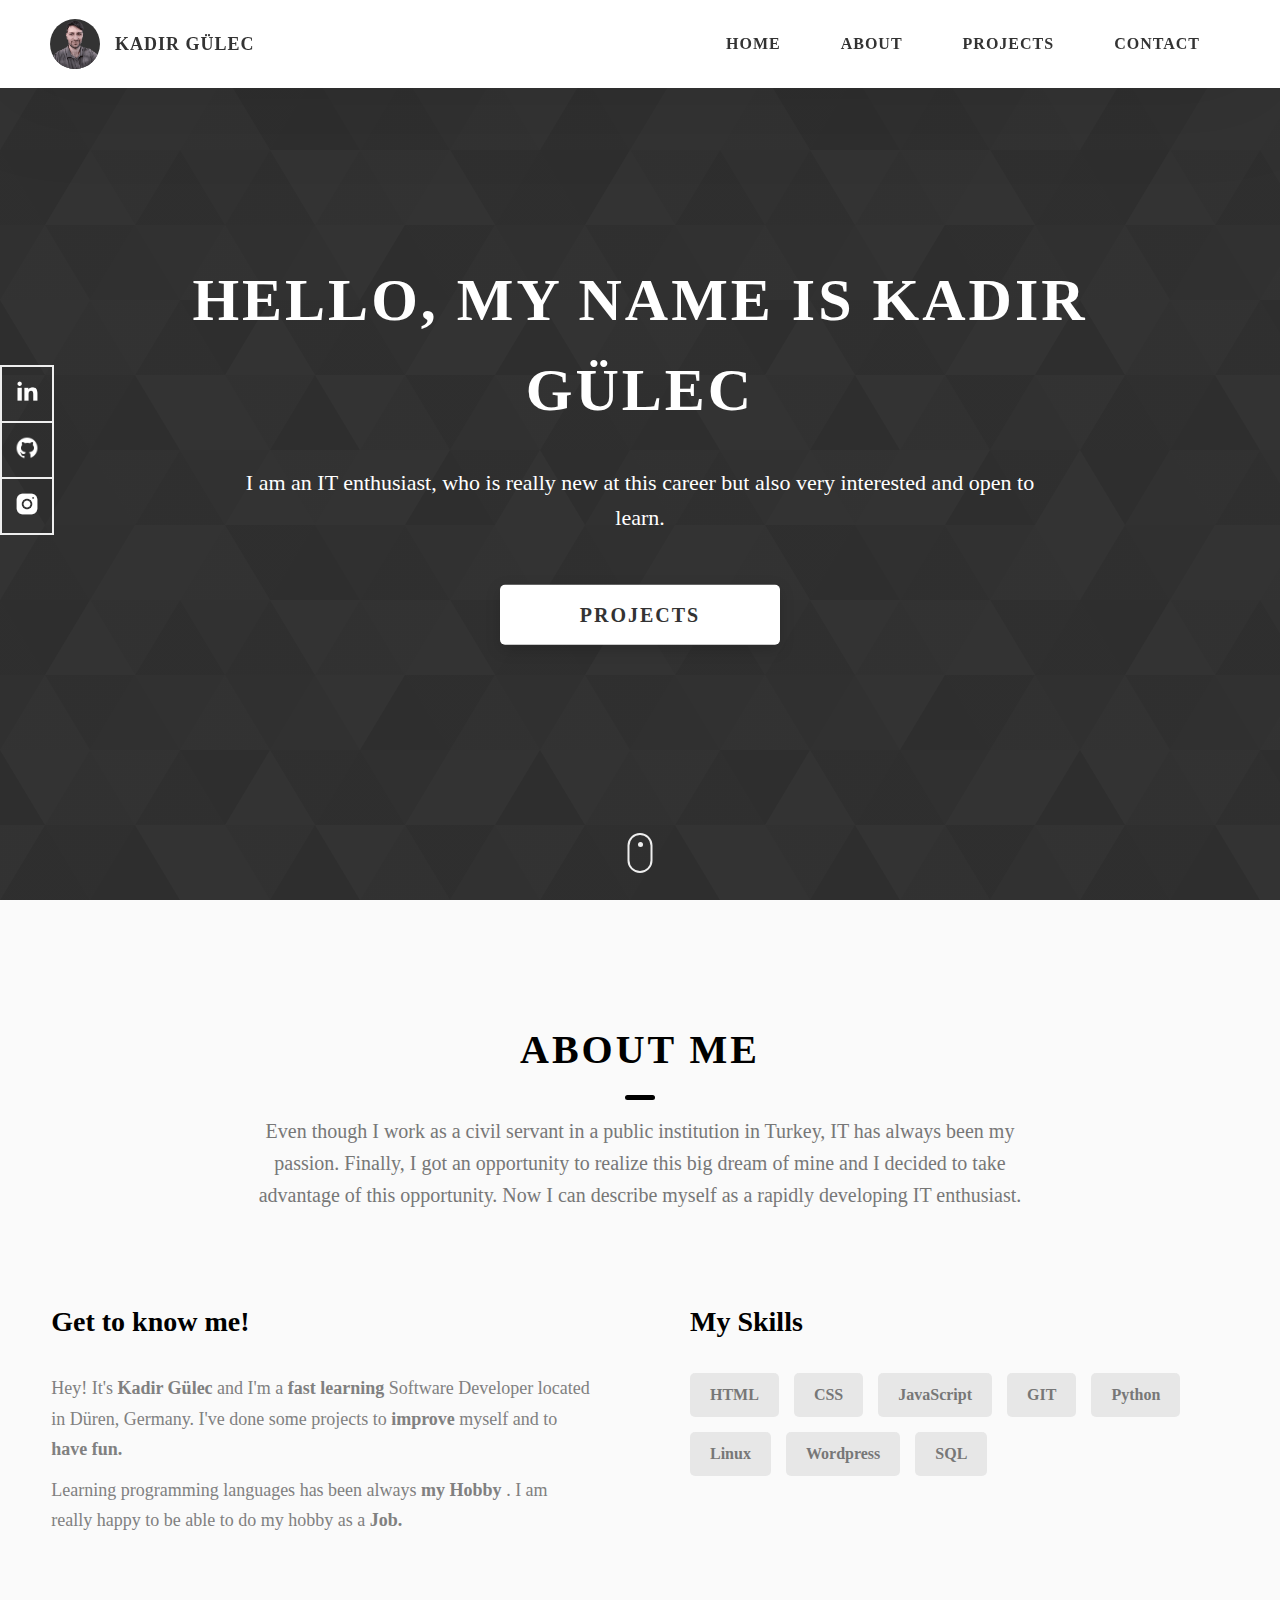
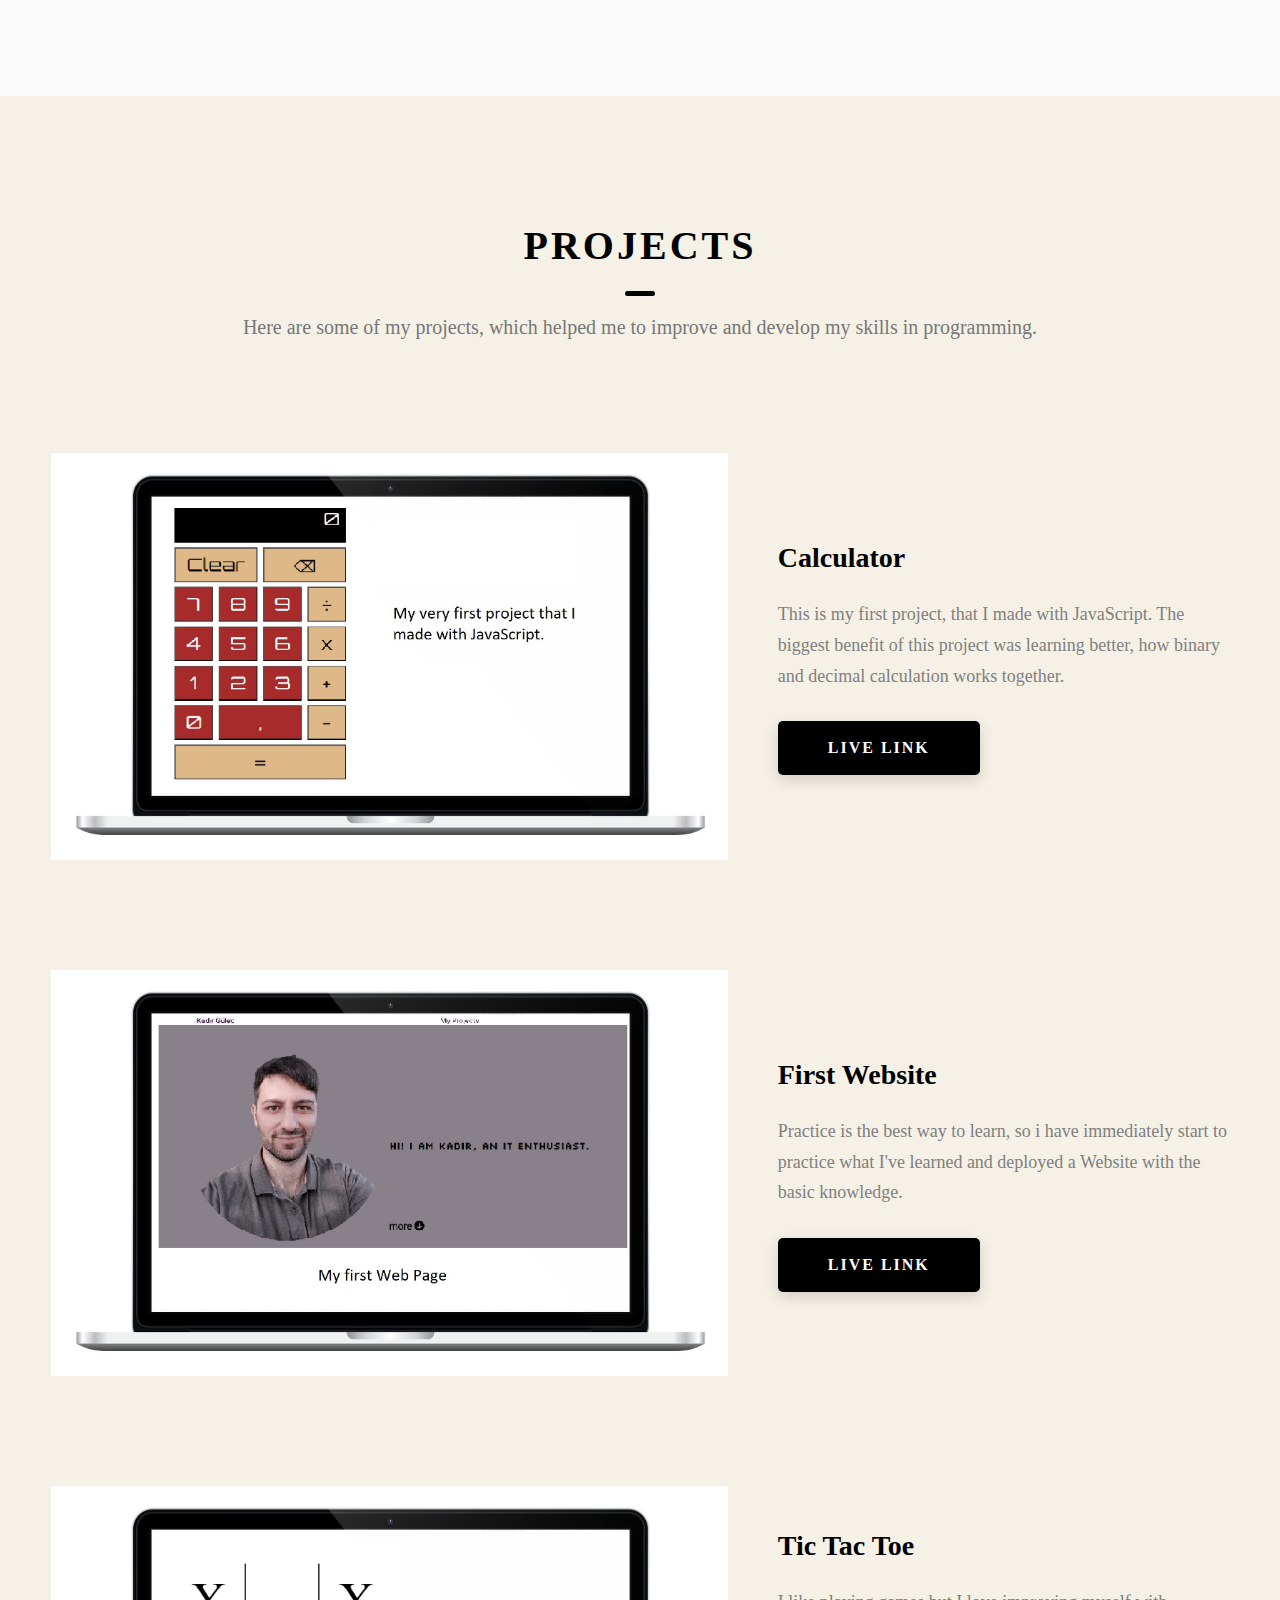
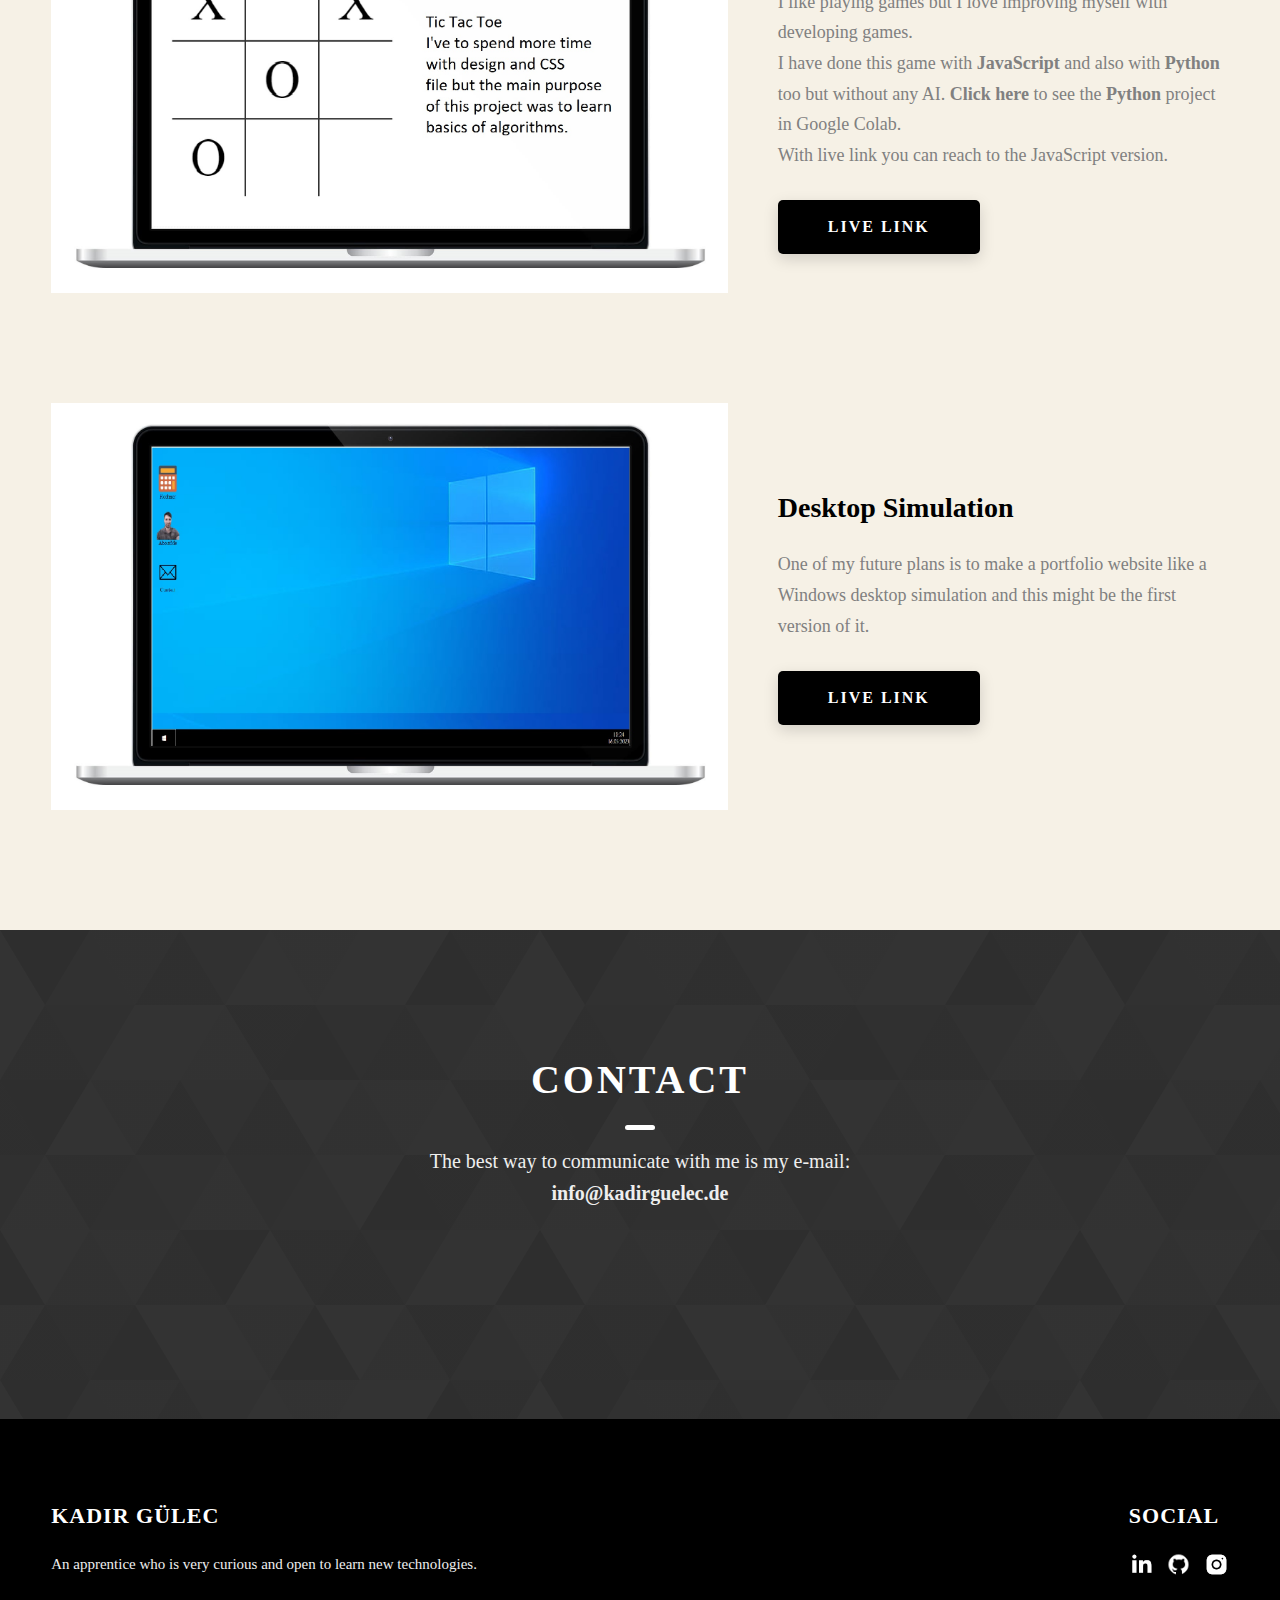
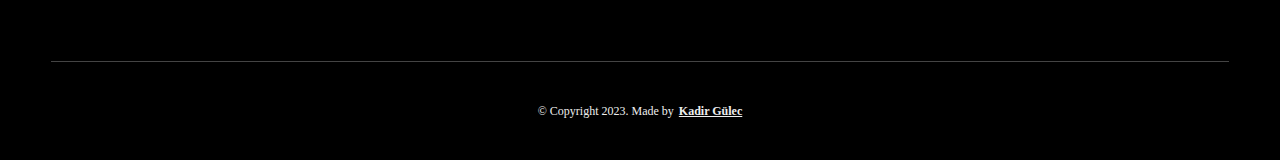
<file: index.html>
<!DOCTYPE html>
<html lang="en">
  <head>
    <meta charset="UTF-8" />
    <meta name="viewport" content="width=device-width, initial-scale=1.0" />
    <meta http-equiv="X-UA-Compatible" content="ie=edge" />
    <title>Kadir Gülec -  Software Developer</title>
    <link rel="icon" href="./assets/png/kg-ico.png">
    <meta name="description" content="Resume and Portfolio for Kadir Guelec" />
    <meta name="keywords" content="HTML, CSS, JavaScript, Kadir, Gülec, Guelec, Güleç, Resume, CV, Lebenslauf, Fachinformatiker, Portfolio">
    <link rel="stylesheet" href="css/style.css" />
    <link rel="stylesheet" href="css/fire.css">
    <link rel="stylesheet" href="css/dropping.css">
    <link rel="preconnect" href="https://fonts.googleapis.com" />
    <link rel="preconnect" href="https://fonts.gstatic.com" crossorigin />
    <link
      href="https://fonts.googleapis.com/css2?family=Source+Sans+Pro:wght@400;600;700;900&display=swap"
      rel="stylesheet"
    />

    <!-- Google tag (gtag.js) -->
    <script async src="https://www.googletagmanager.com/gtag/js?id=G-DCKQVVVGQM"></script>
    <script>
      window.dataLayer = window.dataLayer || [];
      function gtag(){dataLayer.push(arguments);}
      gtag('js', new Date());

      gtag('config', 'G-DCKQVVVGQM');
    </script>

  </head>
  <body>
    <header class="header">
      <div class="header__content">
        <div class="header__logo-container">
          <div class="header__logo-img-cont">
            <img
              src="./assets/png/kadirGulec.png"
              alt="Kadir Gülec logo image"
              class="header__logo-img"
            />
          </div>
          <span class="header__logo-sub">Kadir Gülec</span>
        </div>
        <div class="header__main">
          <ul class="header__links">
            <li class="header__link-wrapper">
              <a href="./index.html" class="header__link"> Home </a>
            </li>
            <li class="header__link-wrapper">
              <a href="./index.html#about" class="header__link">About </a>
            </li>
            <li class="header__link-wrapper">
              <a href="./index.html#projects" class="header__link">
                Projects
              </a>
            </li>
            <li class="header__link-wrapper">
              <a href="./index.html#contact" class="header__link"> Contact </a>
            </li>
          </ul>
          <div class="header__main-ham-menu-cont">
            <img
              src="./assets/svg/ham-menu.svg"
              alt="hamburger menu"
              class="header__main-ham-menu"
            />
            <img
              src="./assets/svg/ham-menu-close.svg"
              alt="hamburger menu close"
              class="header__main-ham-menu-close d-none"
            />
          </div>
        </div>
      </div>
      <div class="header__sm-menu">
        <div class="header__sm-menu-content">
          <ul class="header__sm-menu-links">
            <li class="header__sm-menu-link">
              <a href="./index.html"> Home </a>
            </li>

            <li class="header__sm-menu-link">
              <a href="./index.html#about"> About </a>
            </li>

            <li class="header__sm-menu-link">
              <a href="./index.html#projects"> Projects </a>
            </li>

            <li class="header__sm-menu-link">
              <a href="./index.html#contact"> Contact </a>
            </li>
          </ul>
        </div>
      </div>
    </header>
    <section class="home-hero">
      <div class="home-hero__content">
        <!-- Trying to add dropping letters -->
        <!-- <div class="canvas">  
          <div class="puddle" style="--x: 1.55em; --y: 3.73em">Hello,</div>
          <div class="puddle" style="--x: 1.5em; --y: 1.8em">my name is Kadir Gülec</div>
          <div class="puddle" style="--x: -1.5em; --y: -1.8em">I am an IT enthusiast, who is new at this career</div>
          <div class="puddle" style="--x: -1.3em; --y: -3.7em">but also very interested and open to learn.</div>
        </div> -->
       <h1 class="heading-primary">Hello, My name is <span class="myName">Kadir Gülec</span></h1>
        
        <div class="home-hero__info">
          <p class="text-primary">
            I am an IT enthusiast, who is really new at this career but also very interested and open to learn.
          </p>
        </div> 
        <div class="home-hero__cta">
          <a href="./index.html#projects" class="btn btn--bg">Projects</a>
        </div>
      </div>
      <div class="home-hero__socials">
        <div class="home-hero__social">
          <a href="https://www.linkedin.com/in/kadir-gulec-671377225/" class="home-hero__social-icon-link" target="_blank">
            <img
              src="./assets/png/linkedin-ico.png"
              alt="linkedin-icon"
              class="home-hero__social-icon"
            />
          </a>
        </div>
        <div class="home-hero__social">
          <a href="https://github.com/kadirgulec" class="home-hero__social-icon-link" target="_blank">
            <img
              src="./assets/png/github-ico.png"
              alt="github-icon"
              class="home-hero__social-icon"
            />
          </a>
        </div>
       <!--  <div class="home-hero__social">
          <a href="#" class="home-hero__social-icon-link">
            <img
              src="./assets/png/twitter-ico.png"
              alt="icon"
              class="home-hero__social-icon"
            />
          </a>
        </div> -->
        <!-- <div class="home-hero__social">
          <a href="#" class="home-hero__social-icon-link">
            <img
              src="./assets/png/yt-ico.png"
              alt="icon"
              class="home-hero__social-icon"
            />
          </a>
        </div> -->
        <div class="home-hero__social">
          <a
            href="https://www.instagram.com/kadirgulec01/"
            class="home-hero__social-icon-link home-hero__social-icon-link--bd-none" target="_blank"
          >
            <img
              src="./assets/png/insta-ico.png"
              alt="instagram-icon"
              class="home-hero__social-icon"
            />
          </a>
        </div>
      </div>
      <div class="home-hero__mouse-scroll-cont">
        <div class="mouse"></div>
      </div>
    </section>
    <section id="about" class="about sec-pad">
      <div class="main-container">
        <h2 class="heading heading-sec heading-sec__mb-med">
          <span class="heading-sec__main">About Me</span>
          <span class="heading-sec__sub">
            Even though I work as a civil servant in a public institution in Turkey, IT has always been my passion. Finally, I got an opportunity to realize this big dream of mine and I decided to take advantage of this opportunity. Now I can describe myself as a rapidly developing IT enthusiast.
          </span>
        </h2>
        <div class="about__content">
          <div class="about__content-main">
            <h3 class="about__content-title">Get to know me!</h3>
            <div class="about__content-details">
              <p class="about__content-details-para">
                Hey! It's
                <strong>Kadir Gülec</strong>
                and I'm a <strong> fast learning </strong> Software Developer located in
                Düren, Germany. I've done
                some projects to <strong> improve </strong> myself and to <strong> have fun. </strong>
              </p>
              <p class="about__content-details-para">
                Learning programming languages has been always <strong> my Hobby </strong>. I am 
                really happy to be able to do my hobby as a<strong> Job.</strong>
              </p>
            </div>
            <!-- <a href="./#contact" class="btn btn--med btn--theme dynamicBgClr"
              >Contact</a
            > -->
          </div>
          <div class="about__content-skills">
            <h3 class="about__content-title">My Skills</h3>
            <div class="skills">
              <div class="skills__skill">HTML</div>
              <div class="skills__skill">CSS</div>
              <div class="skills__skill">JavaScript</div>
              <div class="skills__skill">GIT</div>
              <div class="skills__skill">Python</div>
              <div class="skills__skill">Linux</div>
              <div class="skills__skill">Wordpress</div>
              <div class="skills__skill">SQL</div>
              <!-- <div class="skills__skill"></div>
              <div class="skills__skill"></div>
              <div class="skills__skill"></div>
              <div class="skills__skill"></div> -->
            </div>
          </div>
        </div>
      </div>
    </section>
    <section id="projects" class="projects sec-pad">
      <div class="main-container">
        <h2 class="heading heading-sec heading-sec__mb-bg">
          <span class="heading-sec__main">Projects</span>
          <span class="heading-sec__sub">
            Here are some of my projects, which helped me to improve and develop my skills in programming.
          </span>
        </h2>

        <div class="projects__content">
          <div class="projects__row">
            <div class="projects__row-img-cont">
              <img
                src="./assets/jpeg/project-calculator.jpeg"
                alt="Calculator Screenshot"
                class="projects__row-img"
                loading="lazy"
              />
            </div>
            <div class="projects__row-content">
              <h3 class="projects__row-content-title">Calculator</h3>
              <p class="projects__row-content-desc">
                This is my first project, that I made with JavaScript. 
                The biggest benefit of this project was learning better, how binary and decimal calculation works together.
              </p>
              <a
                href="https://taschenrechner-app-app.netlify.app/"
                class="btn btn--med btn--theme dynamicBgClr"
                target="_blank"
                >Live Link</a
              >
            </div>
          </div>
          <div class="projects__row">
            <div class="projects__row-img-cont">
              <img
                src="./assets/jpeg/project-first-website.jpeg"
                alt="Website Screenshot"
                class="projects__row-img"
                loading="lazy"
              />
            </div>
            <div class="projects__row-content">
              <h3 class="projects__row-content-title">First Website</h3>
              <p class="projects__row-content-desc">
                Practice is the best way to learn, so i have immediately start to practice what I've learned and deployed a Website with the basic knowledge.
              </p>
              <a
                href="https://kadirguelec.cf/"
                class="btn btn--med btn--theme dynamicBgClr"
                target="_blank"
                >Live Link</a
              >
            </div>
          </div>
          <div class="projects__row">
            <div class="projects__row-img-cont">
              <img
                src="./assets/jpeg/project-tictactoe.jpeg"
                alt="Tictactoe Screenshot"
                class="projects__row-img"
                loading="lazy"
              />
            </div>
            <div class="projects__row-content">
              <h3 class="projects__row-content-title">Tic Tac Toe</h3>
              <p class="projects__row-content-desc">
                I like playing games but I love improving myself with developing games. <br>
                I have done this game with <strong>JavaScript</strong> and also with <strong>Python</strong>  too but without any AI. <strong><a target="_blank" href="https://colab.research.google.com/drive/1pt8qJy8qMCMbKUrB1JjgR0_CBDA0VwVk?usp=sharing">Click here</a></strong> to see the <strong>Python</strong> project in Google Colab. <br>
                With live link you can reach to the JavaScript version.
              </p>
              <a
                href="https://tictactoekk.netlify.app/"
                class="btn btn--med btn--theme dynamicBgClr"
                target="_blank"
                >Live Link</a
              >
            </div>
          </div>

          <div class="projects__row">
            <div class="projects__row-img-cont">
              <img
                src="./assets/jpeg/project-desktop-simulation.jpeg"
                alt="Project Screenshot"
                class="projects__row-img"
                loading="lazy"
              />
            </div>
            <div class="projects__row-content">
              <h3 class="projects__row-content-title">Desktop Simulation</h3>
              <p class="projects__row-content-desc">
                One of my future plans is to make a portfolio website like a Windows desktop simulation and this might be the first version of it.
              </p>
              <a
                href="https://desktopsimulation.netlify.app/"
                class="btn btn--med btn--theme dynamicBgClr"
                target="_blank"
                >Live Link</a
              >
            </div>
          </div>
        </div>
      </div>
    </section>
    <section id="contact" class="contact sec-pad dynamicBg">
      <div class="main-container">
        <h2 class="heading heading-sec heading-sec__mb-med">
          <span class="heading-sec__main heading-sec__main--lt">Contact</span>
          <span class="heading-sec__sub heading-sec__sub--lt">
            The best way to communicate with me is my e-mail: <br>
              <strong>info@kadirguelec.de</strong>
          </span>
        </h2>
        <!-- I want to add a fire animation here -->
      <!--   <div id="app" class="fire">
          
        </div> -->
        <!-- <div class="contact__form-container">
          <form action="#" class="contact__form">
            <div class="contact__form-field">
              <label class="contact__form-label" for="name">Name</label>
              <input
                required
                placeholder="Enter Your Name"
                type="text"
                class="contact__form-input"
                name="name"
                id="name"
              />
            </div>
            <div class="contact__form-field">
              <label class="contact__form-label" for="email">Email</label>
              <input
                required
                placeholder="Enter Your Email"
                type="text"
                class="contact__form-input"
                name="email"
                id="email"
              />
            </div>
            <div class="contact__form-field">
              <label class="contact__form-label" for="message">Message</label>
              <textarea
                required
                cols="30"
                rows="10"
                class="contact__form-input"
                placeholder="Enter Your Message"
                name="message"
                id="message"
              ></textarea>
            </div>
            <button type="submit" class="btn btn--theme contact__btn">
              Submit
            </button>
          </form>
        </div> -->
      </div>
    </section>
    <footer class="main-footer">
      <div class="main-container">
        <div class="main-footer__upper">
          <div class="main-footer__row main-footer__row-1">
            <h2 class="heading heading-sm main-footer__heading-sm">
              <span>Social</span>
            </h2>
            <div class="main-footer__social-cont">
              <a target="_blank" rel="noreferrer" href="https://www.linkedin.com/in/kadir-gulec-671377225/">
                <img
                  class="main-footer__icon"
                  src="./assets/png/linkedin-ico.png"
                  alt="icon"
                />
              </a>
              <a target="_blank" rel="noreferrer" href="https://github.com/kadirgulec/">
                <img
                  class="main-footer__icon"
                  src="./assets/png/github-ico.png"
                  alt="icon"
                />
              </a>
             <!--  <a target="_blank" rel="noreferrer" href="#">
                <img
                  class="main-footer__icon"
                  src="./assets/png/twitter-ico.png"
                  alt="icon"
                />
              </a>
              <a target="_blank" rel="noreferrer" href="#">
                <img
                  class="main-footer__icon"
                  src="./assets/png/yt-ico.png"
                  alt="icon"
                /> -->
              </a>
              <a target="_blank" rel="noreferrer" href="https://www.instagram.com/kadirgulec01/">
                <img
                  class="main-footer__icon main-footer__icon--mr-none"
                  src="./assets/png/insta-ico.png"
                  alt="icon"
                />
              </a>
            </div>
          </div>
          <div class="main-footer__row main-footer__row-2">
            <h4 class="heading heading-sm text-lt">Kadir Gülec</h4>
            <p class="main-footer__short-desc">
              An apprentice who is very curious and open to learn new technologies.
            </p>
          </div>
        </div>

        
        <div class="main-footer__lower">
          &copy; Copyright 2023. Made by
          <a rel="noreferrer" target="_blank" href="https://kadirguelec.de"
            >Kadir Gülec</a
          >
        </div>
      </div>
    </footer>

    <script src="./index.js"></script>
   <!--  <script src="dropping.js"></script>    -->
  </body>
</html>
</file>
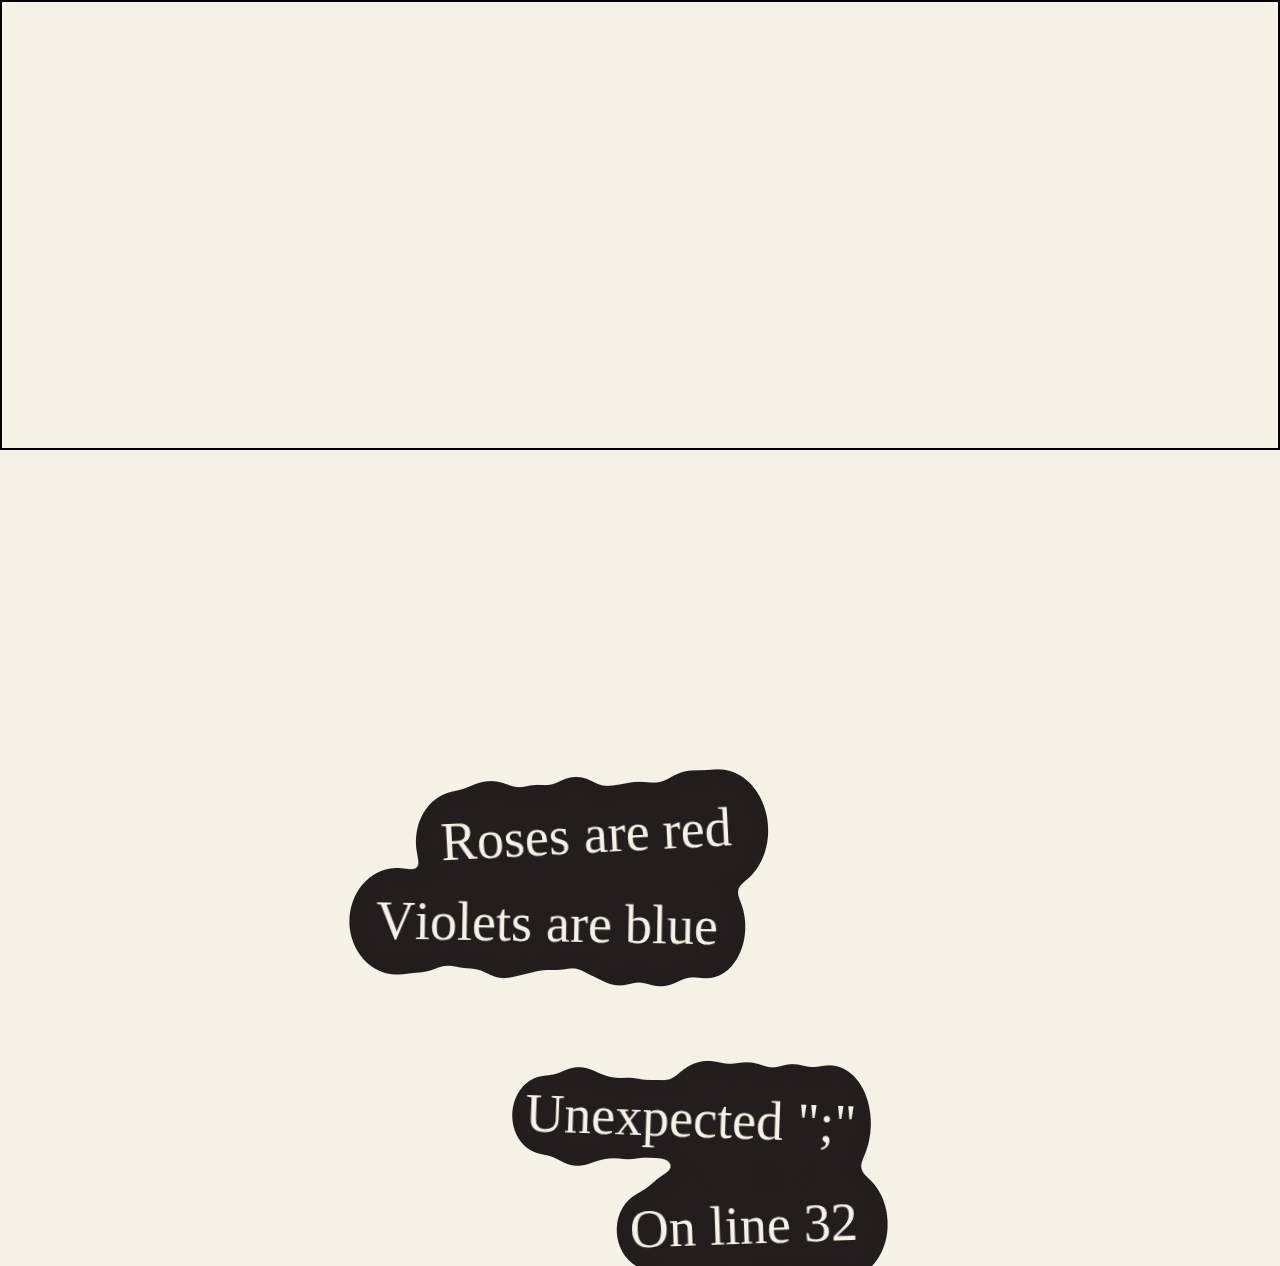
<file: dropping.html>
<!DOCTYPE html>
<html lang="en">
<head>
    <meta charset="UTF-8">
    <meta http-equiv="X-UA-Compatible" content="IE=edge">
    <meta name="viewport" content="width=device-width, initial-scale=1.0">
    <title>Document</title>
    <link rel="stylesheet" href="css/dropping.css">
</head>
<body>
    <div class="canvas">
        <div class="puddle" style="--x: 1.55em; --y: 3.73em">Roses are red</div>
        <div class="puddle" style="--x: 1.5em; --y: 1.8em">Violets are blue</div>
        <div class="puddle" style="--x: -1.5em; --y: -1.8em">Unexpected ";"</div>
        <div class="puddle" style="--x: -1.3em; --y: -3.7em">On line 32</div>
      </div>
    
 <script src="dropping.js"></script>   
</body>
</html>
</file>
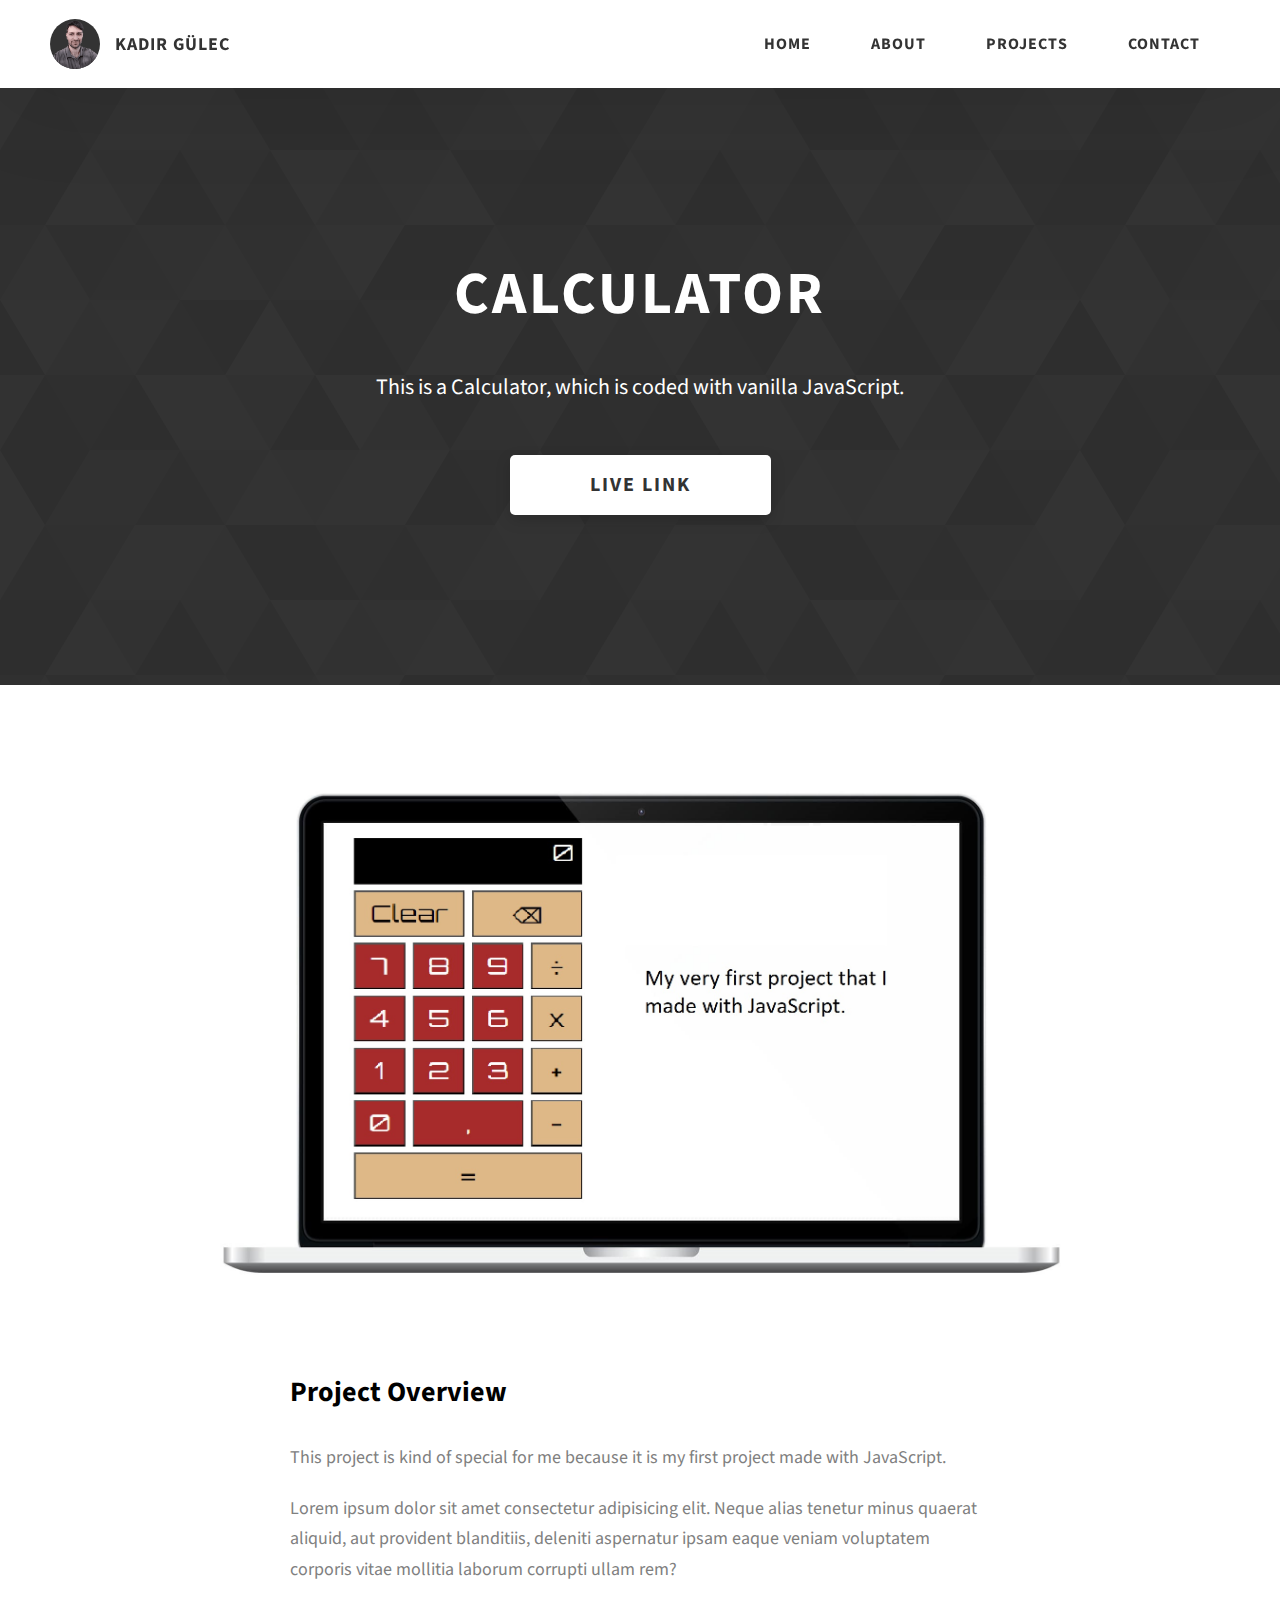
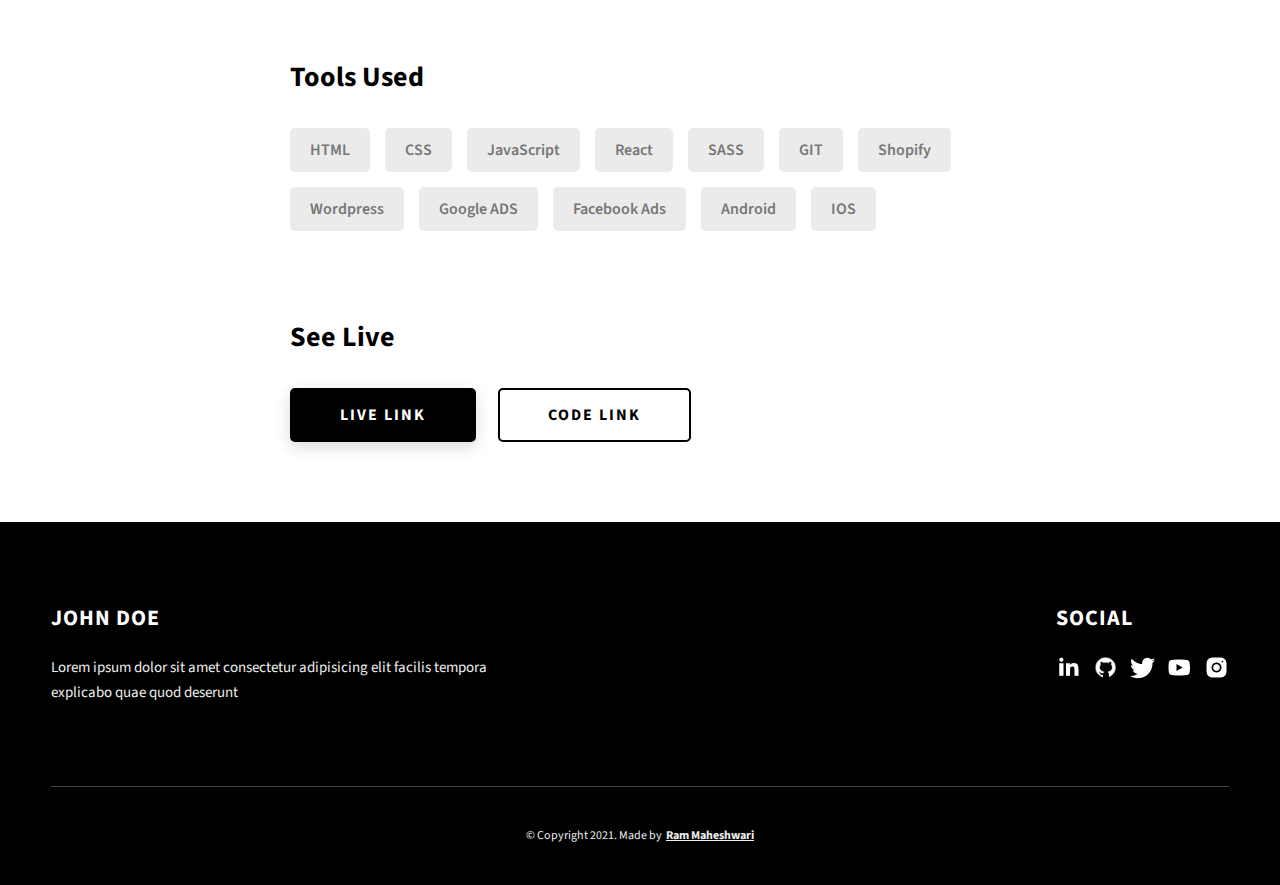
<file: project-1.html>
<!DOCTYPE html>
<html lang="en">
  <head>
    <meta charset="UTF-8" />
    <meta name="viewport" content="width=device-width, initial-scale=1.0" />
    <meta http-equiv="X-UA-Compatible" content="ie=edge" />
    <title>Calculator</title>
    <meta name="description" content="Case study page of Project" />

    <link rel="stylesheet" href="css/style.css" />

    <link rel="preconnect" href="https://fonts.googleapis.com" />
    <link rel="preconnect" href="https://fonts.gstatic.com" crossorigin />
    <link
      href="https://fonts.googleapis.com/css2?family=Source+Sans+Pro:wght@400;600;700;900&display=swap"
      rel="stylesheet"
    />
  </head>
  <body>
    <header class="header">
      <div class="header__content">
        <div class="header__logo-container">
          <div class="header__logo-img-cont">
            <img
              src="./assets/png/kadirGulec.png"
              alt="Kadir Gülec logo image"
              class="header__logo-img"
            />
          </div>
          <span class="header__logo-sub">Kadir Gülec</span>
        </div>
        <div class="header__main">
          <ul class="header__links">
            <li class="header__link-wrapper">
              <a href="./index.html" class="header__link"> Home </a>
            </li>
            <li class="header__link-wrapper">
              <a href="./index.html#about" class="header__link">About </a>
            </li>
            <li class="header__link-wrapper">
              <a href="./index.html#projects" class="header__link">
                Projects
              </a>
            </li>
            <li class="header__link-wrapper">
              <a href="./index.html#contact" class="header__link"> Contact </a>
            </li>
          </ul>
          <div class="header__main-ham-menu-cont">
            <img
              src="./assets/svg/ham-menu.svg"
              alt="hamburger menu"
              class="header__main-ham-menu"
            />
            <img
              src="./assets/svg/ham-menu-close.svg"
              alt="hamburger menu close"
              class="header__main-ham-menu-close d-none"
            />
          </div>
        </div>
      </div>
      <div class="header__sm-menu">
        <div class="header__sm-menu-content">
          <ul class="header__sm-menu-links">
            <li class="header__sm-menu-link">
              <a href="./index.html"> Home </a>
            </li>

            <li class="header__sm-menu-link">
              <a href="./index.html#about"> About </a>
            </li>

            <li class="header__sm-menu-link">
              <a href="./index.html#projects"> Projects </a>
            </li>

            <li class="header__sm-menu-link">
              <a href="./index.html#contact"> Contact </a>
            </li>
          </ul>
        </div>
      </div>
    </header>
    <section class="project-cs-hero">
      <div class="project-cs-hero__content">
        <h1 class="heading-primary">Calculator</h1>
        <div class="project-cs-hero__info">
          <p class="text-primary">
            This is a Calculator, which is coded with vanilla JavaScript.
          </p>
        </div>
        <div class="project-cs-hero__cta">
          <a href="https://taschenrechner-app-app.netlify.app/" class="btn btn--bg" target="_blank">Live Link</a>
        </div>
      </div>
    </section>
    <section class="project-details">
      <div class="main-container">
        <div class="project-details__content">
          <div class="project-details__showcase-img-cont">
            <img
              src="./assets/jpeg/project-calculator.jpeg"
              alt="Project Image"
              class="project-details__showcase-img"
            />
          </div>
          <div class="project-details__content-main">
            <div class="project-details__desc">
              <h3 class="project-details__content-title">Project Overview</h3>
              <p class="project-details__desc-para"> <!-- buraya kadar -->
                This project is kind of special for me because it is my first project made with JavaScript.
              </p>
              <p class="project-details__desc-para">
                Lorem ipsum dolor sit amet consectetur adipisicing elit. Neque
                alias tenetur minus quaerat aliquid, aut provident blanditiis,
                deleniti aspernatur ipsam eaque veniam voluptatem corporis vitae
                mollitia laborum corrupti ullam rem?
              </p>
            </div>
            <div class="project-details__tools-used">
              <h3 class="project-details__content-title">Tools Used</h3>
              <div class="skills">
                <div class="skills__skill">HTML</div>
                <div class="skills__skill">CSS</div>
                <div class="skills__skill">JavaScript</div>
                <div class="skills__skill">React</div>
                <div class="skills__skill">SASS</div>
                <div class="skills__skill">GIT</div>
                <div class="skills__skill">Shopify</div>
                <div class="skills__skill">Wordpress</div>
                <div class="skills__skill">Google ADS</div>
                <div class="skills__skill">Facebook Ads</div>
                <div class="skills__skill">Android</div>
                <div class="skills__skill">IOS</div>
              </div>
            </div>
            <div class="project-details__links">
              <h3 class="project-details__content-title">See Live</h3>
              <a
                href="#"
                class="btn btn--med btn--theme project-details__links-btn"
                target="_blank"
                >Live Link</a
              >
              <a
                href="#"
                class="btn btn--med btn--theme-inv project-details__links-btn"
                target="_blank"
                >Code Link</a
              >
            </div>
          </div>
        </div>
      </div>
    </section>
    <footer class="main-footer">
      <div class="main-container">
        <div class="main-footer__upper">
          <div class="main-footer__row main-footer__row-1">
            <h2 class="heading heading-sm main-footer__heading-sm">
              <span>Social</span>
            </h2>
            <div class="main-footer__social-cont">
              <a target="_blank" rel="noreferrer" href="#">
                <img
                  class="main-footer__icon"
                  src="./assets/png/linkedin-ico.png"
                  alt="icon"
                />
              </a>
              <a target="_blank" rel="noreferrer" href="#">
                <img
                  class="main-footer__icon"
                  src="./assets/png/github-ico.png"
                  alt="icon"
                />
              </a>
              <a target="_blank" rel="noreferrer" href="#">
                <img
                  class="main-footer__icon"
                  src="./assets/png/twitter-ico.png"
                  alt="icon"
                />
              </a>
              <a target="_blank" rel="noreferrer" href="#">
                <img
                  class="main-footer__icon"
                  src="./assets/png/yt-ico.png"
                  alt="icon"
                />
              </a>
              <a target="_blank" rel="noreferrer" href="#">
                <img
                  class="main-footer__icon main-footer__icon--mr-none"
                  src="./assets/png/insta-ico.png"
                  alt="icon"
                />
              </a>
            </div>
          </div>
          <div class="main-footer__row main-footer__row-2">
            <h4 class="heading heading-sm text-lt">John Doe</h4>
            <p class="main-footer__short-desc">
              Lorem ipsum dolor sit amet consectetur adipisicing elit facilis
              tempora explicabo quae quod deserunt
            </p>
          </div>
        </div>

        <div class="main-footer__lower">
          &copy; Copyright 2021. Made by
          <a rel="noreferrer" target="_blank" href="https://rammaheshwari.com"
            >Ram Maheshwari</a
          >
        </div>
      </div>
    </footer>
    <script src="./index.js"></script>
  </body>
</html>
</file>
<file: css/style.css>
/*
0 - 600px:      Phone
600 - 900px:    Tablet portrait
900 - 1200px:   Tablet landscape
[1200 - 1800] is where our normal styles apply
1800px + :      Big desktop
$breakpoint arguement choices:
- phone
- tab-port
- tab-land
- big-desktop

Inside media queries 1em is always 16px i.e 1em = 16px at every screen size only inside media queries
*/
:root{
  --vr-background: rgb(0, 0, 0);
  --vr-background-op8 : rgba(0, 0, 0, 0.8);
  --vr-myName: #ffffff;
}
*,
*::after,
*::before {
  margin: 0;
  padding: 0;
  box-sizing: inherit;
  font-family: inherit; }

html {
  font-size: 62.5%;
  scroll-behavior: smooth; }
  @media only screen and (max-width: 75em) {
    html {
      font-size: 59%; } }
  @media only screen and (max-width: 56.25em) {
    html {
      font-size: 56%; } }
  @media only screen and (min-width: 112.5em) {
    html {
      font-size: 65%; } }

body {
  box-sizing: border-box;
  position: relative;
  line-height: 1.5;
  font-family: sans-serif;
  overflow-x: hidden;
  overflow-y: scroll;
  font-family: 'Source Sans Pro', sans-serif; }

a {
  text-decoration: none;
  color: inherit; }

li {
  list-style: none; }

input:focus,
button:focus,
a:focus,
textarea:focus {
  outline: none; }

button {
  border: none;
  cursor: pointer; }

textarea {
  resize: none; }
.myName{
  color: var(--vr-myName);
}
.heading-primary {
  font-size: 6rem;
  text-transform: uppercase;
  letter-spacing: 3px;
  text-align: center; }
  @media only screen and (max-width: 37.5em) {
    .heading-primary {
      font-size: 4.5rem; } }

.heading-sec__mb-bg {
  margin-bottom: 11rem; }
  @media only screen and (max-width: 56.25em) {
    .heading-sec__mb-bg {
      margin-bottom: 8rem; } }

.heading-sec__mb-med {
  margin-bottom: 9rem; }
  @media only screen and (max-width: 56.25em) {
    .heading-sec__mb-med {
      margin-bottom: 8rem; } }

.heading-sec__main {
  display: block;
  font-size: 4rem;
  text-transform: uppercase;
  letter-spacing: 1px;
  letter-spacing: 3px;
  text-align: center;
  margin-bottom: 3.5rem;
  position: relative; }
  .heading-sec__main--lt {
    color: #fff; }
    .heading-sec__main--lt::after {
      content: '';
      background: #fff !important; }
  .heading-sec__main::after {
    content: '';
    position: absolute;
    top: calc(100% + 1.5rem);
    height: 5px;
    width: 3rem;
    background: var(--vr-background);
    left: 50%;
    transform: translateX(-50%);
    border-radius: 5px; }
    @media only screen and (max-width: 37.5em) {
      .heading-sec__main::after {
        top: calc(100% + 1.2rem); } }

.heading-sec__sub {
  display: block;
  text-align: center;
  color: #777;
  font-size: 2rem;
  font-weight: 500;
  max-width: 80rem;
  margin: auto;
  line-height: 1.6; }
  @media only screen and (max-width: 37.5em) {
    .heading-sec__sub {
      font-size: 1.8rem; } }
  .heading-sec__sub--lt {
    color: #eee; }

.heading-sm {
  font-size: 2.2rem;
  text-transform: uppercase;
  letter-spacing: 1px; }

.main-container {
  max-width: 120rem;
  margin: auto;
  width: 92%; }

.btn {
  background: #fff;
  color: #333;
  text-transform: uppercase;
  letter-spacing: 2px;
  display: inline-block;
  font-weight: 700;
  border-radius: 5px;
  box-shadow: 0 5px 15px 0 rgba(0, 0, 0, 0.15);
  transition: transform .3s; }
  .btn:hover {
    transform: translateY(-3px); }
  .btn--bg {
    padding: 1.5rem 8rem;
    font-size: 2rem; }
  .btn--med {
    padding: 1.5rem 5rem;
    font-size: 1.6rem; }
  .btn--theme {
    background: var(--vr-background);
    color: #fff; }
  .btn--theme-inv {
    color: var(--vr-background);
    background: #fff;
    border: 2px solid var(--vr-background);
    box-shadow: none;
    padding: calc(1.5rem - 2px) calc(5rem - 2px); }

.sec-pad {
  padding: 12rem 0; }
  @media only screen and (max-width: 56.25em) {
    .sec-pad {
      padding: 8rem 0; } }

.text-primary {
  color: #fff;
  font-size: 2.2rem;
  text-align: center;
  width: 100%;
  line-height: 1.6; }
  @media only screen and (max-width: 37.5em) {
    .text-primary {
      font-size: 2rem; } }

.d-none {
  display: none; }

.home-hero {
  color: #fff;
  background: linear-gradient(to right, var(--vr-background-op8), var(--vr-background-op8)), url(../assets/svg/common-bg.svg);
  background-position: center;
  height: 100vh;
  min-height: 80rem;
  max-height: 120rem;
  position: relative; }
  @media only screen and (max-width: 37.5em) {
    .home-hero {
      height: unset;
      min-height: unset; } }
  .home-hero__socials {
    position: absolute;
    top: 50%;
    border: 2px solid #eee;
    border-left: 2px solid #eee;
    transform: translateY(-50%); }
    @media only screen and (max-width: 56.25em) {
      .home-hero__socials {
        display: none; } }
  .home-hero__mouse-scroll-cont {
    position: absolute;
    bottom: 3%;
    left: 50%;
    transform: translateX(-50%); }
    @media only screen and (max-width: 37.5em) {
      .home-hero__mouse-scroll-cont {
        display: none; } }
  .home-hero__social {
    width: 5rem; }
  .home-hero__social-icon-link {
    width: 100%;
    display: block;
    padding: 1.2rem;
    border-bottom: 2px solid #eee;
    transition: background .3s; }
    .home-hero__social-icon-link:hover {
      background: rgba(255, 255, 255, 0.1); }
    .home-hero__social-icon-link--bd-none {
      border-bottom: 0; }
  .home-hero__social-icon {
    width: 100%; }
  .home-hero__content {
    position: absolute;
    top: 50%;
    left: 50%;
    transform: translate(-50%, -50%);
    max-width: 90rem;
    width: 92%; }
    @media only screen and (max-width: 37.5em) {
      .home-hero__content {
        padding: 19rem 0 13rem 0;
        margin: auto;
        position: static;
        transform: translate(0, 0); } }
  .home-hero__info {
    margin: 3rem auto 0 auto;
    max-width: 80rem; }
  .home-hero__cta {
    margin-top: 5rem;
    text-align: center; }

.about {
  background: #fafafa; }
  .about__content {
    display: grid;
    grid-template-columns: 1fr 1fr;
    grid-gap: 10rem; }
    @media only screen and (max-width: 56.25em) {
      .about__content {
        grid-template-columns: 1fr;
        grid-gap: 8rem; } }
    .about__content-title {
      font-weight: 700;
      font-size: 2.8rem;
      margin-bottom: 3rem; }
      @media only screen and (max-width: 37.5em) {
        .about__content-title {
          font-size: 2.4rem; } }
    .about__content-details-para {
      font-size: 1.8rem;
      color: grey;
      max-width: 60rem;
      line-height: 1.7;
      margin-bottom: 1rem; }
      .about__content-details-para--hl {
        font-weight: 700;
        margin: 0 3px; }
      .about__content-details-para:last-child {
        margin-bottom: 4rem; }

.projects__row {
  display: grid;
  grid-template-columns: 1.5fr 1fr;
  grid-gap: 5rem;
  margin-bottom: 11rem; }
  @media only screen and (max-width: 56.25em) {
    .projects__row {
      grid-template-columns: 1fr;
      grid-gap: 2rem;
      margin-bottom: 8rem; } }
  @media only screen and (max-width: 56.25em) {
    .projects__row {
      text-align: center; } }
  .projects__row:last-child {
    margin-bottom: 0; }
  .projects__row-img-cont {
    overflow: hidden; }
  .projects__row-img {
    width: 100%;
    display: block;
    object-fit: cover; }
  .projects__row-content {
    padding: 2rem 0;
    display: flex;
    justify-content: center;
    flex-direction: column;
    align-items: flex-start; }
    @media only screen and (max-width: 56.25em) {
      .projects__row-content {
        align-items: center; } }
    .projects__row-content-title {
      font-weight: 700;
      font-size: 2.8rem;
      margin-bottom: 2rem; }
      @media only screen and (max-width: 37.5em) {
        .projects__row-content-title {
          font-size: 2.4rem; } }
    .projects__row-content-desc {
      font-size: 1.8rem;
      color: grey;
      max-width: 60rem;
      line-height: 1.7;
      margin-bottom: 3rem; }
      @media only screen and (max-width: 37.5em) {
        .projects__row-content-desc {
          font-size: 1.7rem; } }

.contact {
  background: linear-gradient(to right, var(--vr-background-op8), var(--vr-background-op8)), url(../assets/svg/common-bg.svg);
  background-size: cover;
  background-position: center; }
  .contact__form-container {
    box-shadow: 0 0 10px rgba(0, 0, 0, 0.1);
    background: white;
    padding: 4rem;
    margin-top: 6rem;
    max-width: 80rem;
    text-align: right;
    width: 95%;
    border-radius: 5px;
    margin: 5rem auto 0 auto; }
    @media only screen and (max-width: 37.5em) {
      .contact__form-container {
        padding: 3rem; } }
  .contact__form-field {
    margin-bottom: 4rem; }
    @media only screen and (max-width: 37.5em) {
      .contact__form-field {
        margin-bottom: 3rem; } }
  .contact__form-label {
    color: #666;
    font-size: 1.4rem;
    letter-spacing: 1px;
    font-weight: 700;
    margin-bottom: 1rem;
    display: block;
    text-align: left; }
  .contact__form-input {
    color: #333;
    padding: 2rem;
    width: 100%;
    border: 1px solid #ebebeb;
    font-size: 1.6rem;
    letter-spacing: 0px;
    background: #f0f0f0;
    border-radius: 5px;
    font-weight: 600;
    /* Code for Modern Browsers */
    /* Code for WebKit, Blink, Edge */
    /* Code for Internet Explorer 10-11 */
    /* Code for Microsoft Edge */
    /* Code for Mozilla Firefox 4 to 18 */
    /* Code for Mozilla Firefox 19+ */ }
    .contact__form-input::placeholder {
      color: #999;
      font-weight: 600;
      font-size: 1.6rem; }
    .contact__form-input::-webkit-input-placeholder {
      color: #999;
      font-weight: 600;
      font-size: 1.6rem; }
    .contact__form-input:-ms-input-placeholder {
      color: #999;
      font-weight: 600;
      font-size: 1.6rem; }
    .contact__form-input::-ms-input-placeholder {
      color: #999;
      font-weight: 600;
      font-size: 1.6rem; }
    .contact__form-input:-moz-placeholder {
      opacity: 1;
      color: #999;
      font-weight: 600;
      font-size: 1.6rem; }
    .contact__form-input::-moz-placeholder {
      opacity: 1;
      color: #999;
      font-weight: 600;
      font-size: 1.6rem; }
  .contact__btn {
    width: 30%;
    padding: 2rem 4rem;
    font-size: 1.6rem; }
    @media only screen and (max-width: 37.5em) {
      .contact__btn {
        width: 100%; } }

.project-cs-hero {
  color: #fff;
  background: linear-gradient(to right, var(--vr-background-op8), var(--vr-background-op8)), url(../assets/svg/common-bg.svg);
  background-size: cover;
  background-position: center;
  position: relative; }
  @media only screen and (max-width: 37.5em) {
    .project-cs-hero {
      height: unset;
      min-height: unset; } }
  .project-cs-hero__content {
    padding: 25rem 0 17rem 0;
    max-width: 90rem;
    width: 92%;
    margin: auto; }
    @media only screen and (max-width: 37.5em) {
      .project-cs-hero__content {
        padding: 19rem 0 13rem 0;
        margin: auto;
        position: static;
        transform: translate(0, 0); } }
  .project-cs-hero__info {
    margin: 3rem auto 0 auto;
    max-width: 80rem; }
  .project-cs-hero__cta {
    margin-top: 5rem;
    text-align: center; }

.project-details__content {
  padding: 8rem 0;
  max-width: 90rem;
  margin: auto; }
  .project-details__content-title {
    font-weight: 700;
    font-size: 2.8rem;
    margin-bottom: 3rem; }
    @media only screen and (max-width: 37.5em) {
      .project-details__content-title {
        font-size: 2.4rem; } }

.project-details__showcase-img-cont {
  width: 100%;
  margin-bottom: 6rem; }

.project-details__showcase-img {
  width: 100%; }

.project-details__content-main {
  width: 100%;
  max-width: 70rem;
  margin: auto; }

.project-details__desc {
  margin: 0 0 7rem 0; }
  .project-details__desc-para {
    font-size: 1.8rem;
    line-height: 1.7;
    color: grey;
    margin-bottom: 2rem; }

.project-details__tools-used {
  margin: 0 0 7rem 0; }
  .project-details__tools-used-list {
    display: flex;
    flex-wrap: wrap; }
  .project-details__tools-used-item {
    padding: 1rem 2rem;
    margin-bottom: 1.5rem;
    margin-right: 1.5rem;
    font-size: 1.6rem;
    background: rgba(153, 153, 153, 0.2);
    border-radius: 5px;
    font-weight: 600;
    color: #777; }

.project-details__links {
  margin: 0 0; }
  .project-details__links-btn {
    margin-right: 2rem; }
    @media only screen and (max-width: 37.5em) {
      .project-details__links-btn {
        margin-right: 0;
        width: 70%;
        margin-bottom: 2rem;
        text-align: center; } }
    .project-details__links-btn:last-child {
      margin: 0; }
      @media only screen and (max-width: 37.5em) {
        .project-details__links-btn:last-child {
          margin: 0; } }

.header {
  position: fixed;
  width: 100%;
  z-index: 1000;
  background: #000;
  background: #fff;
  box-shadow: 0 10px 100px rgba(0, 0, 0, 0.1); }
  .header__content {
    display: flex;
    align-items: center;
    justify-content: space-between;
    padding: 1rem 5rem; }
    @media only screen and (max-width: 56.25em) {
      .header__content {
        padding: 0 2rem; } }
  .header__logo-container {
    display: flex;
    align-items: center;
    cursor: pointer;
    color: #333;
    transition: color .3s; }
    .header__logo-container:hover {
      color: var(--vr-background); }
  .header__logo-img-cont {
    width: 5rem;
    height: 5rem;
    border-radius: 50px;
    overflow: hidden;
    margin-right: 1.5rem;
    background: var(--vr-background-op8); }
    @media only screen and (max-width: 56.25em) {
      .header__logo-img-cont {
        width: 4.5rem;
        height: 4.5rem;
        margin-right: 1.2rem; } }
  .header__logo-img {
    width: 100%;
    height: 100%;
    object-fit: cover;
    object-position: center;
    display: block; }
  .header__logo-sub {
    font-size: 1.8rem;
    text-transform: uppercase;
    font-weight: 700;
    letter-spacing: 1px; }
  .header__links {
    display: flex; }
    @media only screen and (max-width: 37.5em) {
      .header__links {
        display: none; } }
  .header__link {
    padding: 2.2rem 3rem;
    display: inline-block;
    font-size: 1.6rem;
    color: #333;
    text-transform: uppercase;
    letter-spacing: 1px;
    font-weight: 700;
    transition: color .3s; }
    .header__link:hover {
      color: var(--vr-background); }
    @media only screen and (max-width: 56.25em) {
      .header__link {
        padding: 3rem 1.8rem;
        font-size: 1.5rem; } }
  .header__main-ham-menu-cont {
    display: none;
    width: 3rem;
    padding: 2.2rem 0; }
    @media only screen and (max-width: 37.5em) {
      .header__main-ham-menu-cont {
        display: block; } }
  .header__main-ham-menu {
    width: 100%; }
  .header__main-ham-menu-close {
    width: 100%; }
  .header__sm-menu {
    background: #fff;
    position: absolute;
    width: 100%;
    top: 100%;
    visibility: hidden;
    opacity: 0;
    transition: all .3s;
    box-shadow: 0px 5px 5px 0px rgba(0, 0, 0, 0.1);
    -webkit-box-shadow: 0px 5px 5px 0px rgba(0, 0, 0, 0.1);
    -moz-box-shadow: 0px 5px 5px 0px rgba(0, 0, 0, 0.1); }
    .header__sm-menu--active {
      visibility: hidden;
      opacity: 0; }
      @media only screen and (max-width: 37.5em) {
        .header__sm-menu--active {
          visibility: visible;
          opacity: 1; } }
  .header__sm-menu-link a {
    display: block;
    text-decoration: none;
    padding: 2.5rem 3rem;
    font-size: 1.6rem;
    color: #333;
    text-align: right;
    border-bottom: 1px solid #eee;
    font-weight: 700;
    text-transform: uppercase;
    letter-spacing: 2px;
    transition: color .3s; }
    .header__sm-menu-link a:hover {
      color: var(--vr-background); }
  .header__sm-menu-link:first-child a {
    border-top: 1px solid #eee; }
  .header__sm-menu-link-last {
    border-bottom: 0; }

.main-footer {
  background: #000;
  color: #fff; }
  .main-footer__upper {
    display: flex;
    justify-content: space-between;
    padding: 8rem 0; }
    @media only screen and (max-width: 56.25em) {
      .main-footer__upper {
        padding: 6rem 0; } }
    @media only screen and (max-width: 37.5em) {
      .main-footer__upper {
        display: block; } }
  .main-footer__row-1 {
    order: 2; }
    @media only screen and (max-width: 56.25em) {
      .main-footer__row-1 {
        margin-bottom: 5rem; } }
  .main-footer__row-2 {
    width: 40%;
    order: 1;
    max-width: 50rem; }
    @media only screen and (max-width: 56.25em) {
      .main-footer__row-2 {
        width: 100%; } }
  .main-footer__short-desc {
    margin-top: 2rem;
    color: #eee;
    font-size: 1.5rem;
    line-height: 1.7; }
  .main-footer__social-cont {
    margin-top: 2rem; }
  .main-footer__icon {
    margin-right: 1rem;
    width: 2.5rem; }
    .main-footer__icon--mr-none {
      margin-right: 0; }
  .main-footer__lower {
    padding: 4rem 0;
    border-top: 1px solid #444;
    color: #eee;
    font-size: 1.2rem;
    text-align: left;
    text-align: center; }
    .main-footer__lower a {
      text-decoration: underline;
      font-weight: bold;
      margin-left: 2px; }
    @media only screen and (max-width: 56.25em) {
      .main-footer__lower {
        padding: 3.5rem 0; } }

.skills {
  display: flex;
  flex-wrap: wrap; }
  .skills__skill {
    padding: 1rem 2rem;
    margin-bottom: 1.5rem;
    margin-right: 1.5rem;
    font-size: 1.6rem;
    background: rgba(153, 153, 153, 0.2);
    border-radius: 5px;
    font-weight: 600;
    color: #777; }

.mouse {
  width: 25px;
  height: 40px;
  border: 2px solid #eee;
  border-radius: 60px;
  position: relative;
  overflow: hidden; }
  .mouse::before {
    content: '';
    width: 5px;
    height: 5px;
    position: absolute;
    top: 7px;
    left: 50%;
    transform: translateX(-50%);
    background-color: #eee;
    border-radius: 50%;
    opacity: 1;
    animation: wheel 1.3s infinite;
    -webkit-animation: wheel 1.3s infinite; }

@keyframes wheel {
  to {
    opacity: 0;
    top: 27px; } }

@-webkit-keyframes wheel {
  to {
    opacity: 0;
    top: 27px; } }
</file>
<file: css/fire.css>
:root {
    
    --glitter: url("https://assets.codepen.io/13471/silver-glitter-background.png");
}

.fire::before,
.fire::after {
    content: "";
    position: absolute;
    inset: 0;
}

.fire::before {
    content: "";
    background-image: var(--glitter), var(--glitter),
        linear-gradient(
            0deg,
            white 30px,
            #ff8951 70px,
            #dcbc169c 40%,
            transparent 70%
        ),
        radial-gradient(ellipse at bottom, transparent 30%, black 60%);
    background-size: 500px 500px, 650px 650px, 100% 100%, 100% 100%;
    background-blend-mode: hard-light, color-dodge, multiply;
    background-position: 0px 0px, 0px 0px, var(--gradientPos);
    background-repeat: repeat, repeat, repeat, no-repeat;
    mix-blend-mode: color-dodge;
    filter: brightness(2.3) blur(5px) contrast(8);
    animation: fire 3s linear infinite;
    box-shadow: inset 0 -40px 50px -60px #63bbc5;
}

@keyframes fire {
    0% {
        background-position: center 0px, center 0px, 50% 100%, center center;
    }
    100% {
        background-position: center -500px, center -650px, 50% 100%, center center;
    }
}
.fire {
    width: 100%;
    max-height: 100%;
    overflow: hidden;
}
</file>
<file: css/dropping.css>
* {
  margin: 0;
  padding: 0;
  box-sizing: border-box;
}

:root {
  --text-color: #f6f1e6;
  --drops-color: #231d1c;
}

body {
  background: var(--text-color);
  font-family: Georgia, serif;
}

.canvas {
  position: relative;
  height: 50vh;
  
 
  /* overflow: hidden; */
  border: 2px solid black;
}
.canvas--animated .puddle__letter {
  -webkit-animation-play-state: running;
          animation-play-state: running;
}

.puddle {
  position: absolute;
  display: flex;
  justify-content: center;
  align-items: center;
  transform: rotate(var(--r, 0deg)) translate(calc(-50% - var(--x, 0)), calc(-50% - var(--y, 0)));
  top: 50%;
  left: 50%;
  color: var(--text-color);
  font-size: 6vmin;
  white-space: pre;
}
.puddle__letter {
  transform: translateY(800px);
  padding: 0.1em 0.2em;
  margin: -0.1em -0.2em;
  will-change: transform;
  -webkit-animation: drop 800ms var(--delay) ease-out forwards paused;
          animation: drop 800ms var(--delay) ease-out forwards paused;
}

.combined-puddles {
  position: relative;
  height: 100%;
  z-index: -1;
  filter: url(#drops-filter);
  -webkit-user-select: none;
     -moz-user-select: none;
      -ms-user-select: none;
          user-select: none;
}
.combined-puddles .puddle__letter {
  border-radius: 50%;
  color: var(--drops-color);
  background-color: currentColor;
}
.combined-puddles .puddle__letter--t-1 {
  box-shadow: 0.0259077911em 0.0158195613em 0 0.156531918em currentColor;
}
.combined-puddles .puddle__letter--t-2 {
  box-shadow: 0.0027610231em 0.0292517118em 0 0.0017377822em currentColor;
}
.combined-puddles .puddle__letter--t-3 {
  box-shadow: 0.0014897121em 0.0208965418em 0 0.2029532073em currentColor;
}
.combined-puddles .puddle__letter--t-4 {
  box-shadow: 0.0181212165em 0.0001267036em 0 0.2696130855em currentColor;
}
.combined-puddles .puddle__letter--t-5 {
  box-shadow: 0.0299544544em 0.0155872295em 0 0.3927980665em currentColor;
}
.combined-puddles .puddle__letter--t-6 {
  box-shadow: 0.0223628085em 0.013623193em 0 0.3951977831em currentColor;
}
.combined-puddles .puddle__letter--t-7 {
  box-shadow: 0.017073126em 0.0166402911em 0 0.1251815461em currentColor;
}
.combined-puddles .puddle__letter--t-8 {
  box-shadow: 0.0160218528em 0.0103797109em 0 0.2355980051em currentColor;
}
.combined-puddles .puddle__letter--t-9 {
  box-shadow: 0.0061457537em 0.0272304962em 0 0.0502537243em currentColor;
}
.combined-puddles .puddle__letter--t-10 {
  box-shadow: 0.0010890892em 0.0108737853em 0 0.2990892848em currentColor;
}

@-webkit-keyframes drop {
  0% {
    transform: translate(0, 100vh);
  }
  80% {
    transform: translate(0, -5px);
  }
  100% {
    transform: translate(0, 0);
  }
}

@keyframes drop {
  0% {
    transform: translate(0, 100vh);
  }
  80% {
    transform: translate(0, -5px);
  }
  100% {
    transform: translate(0, 0);
  }
}
</file>
